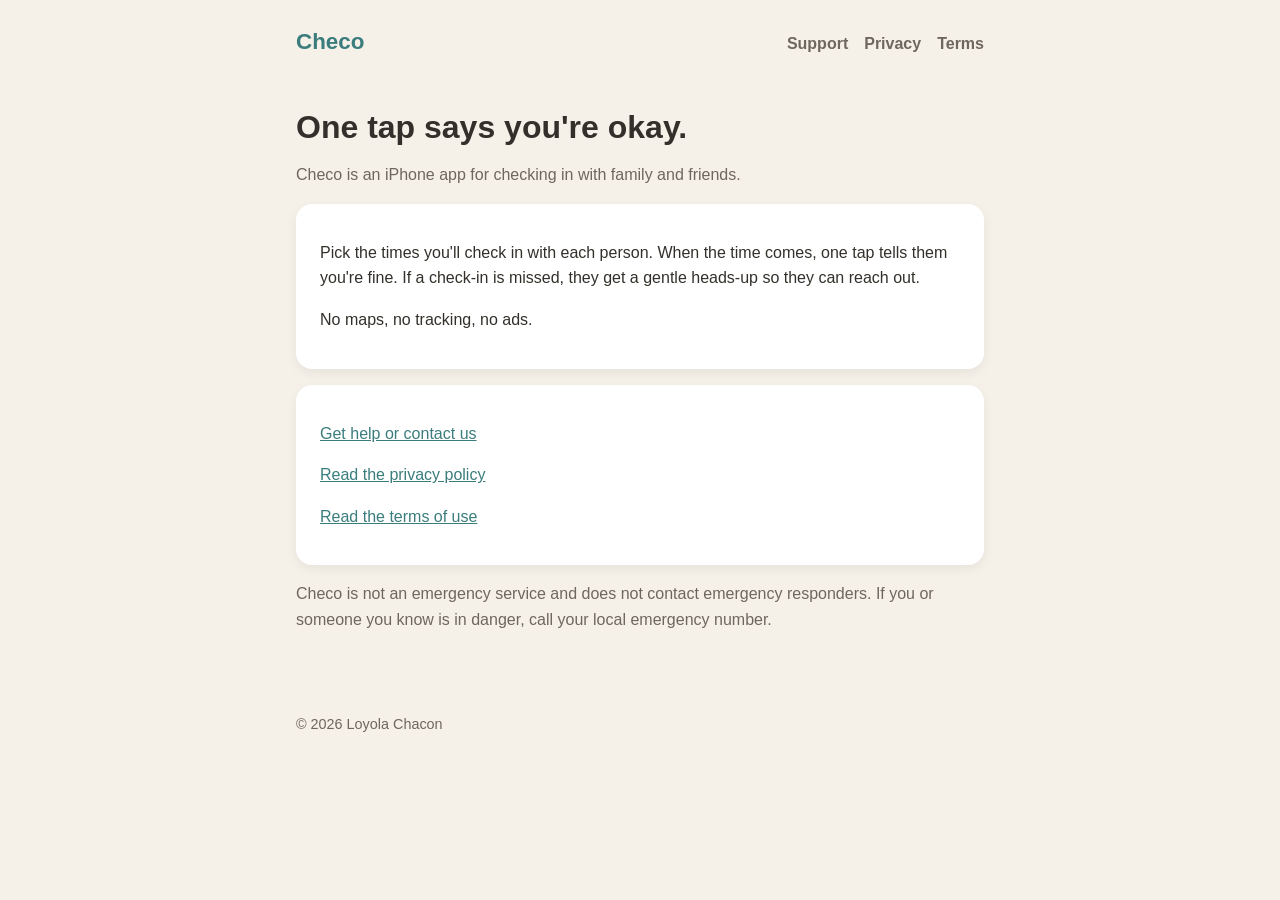
<file: index.html>
<!doctype html>
<html lang="en">
<head>
<meta charset="utf-8">
<meta name="viewport" content="width=device-width, initial-scale=1">
<title>Checo</title>
<meta name="description" content="Checo: one tap tells the people who care about you that you're okay.">
<link rel="stylesheet" href="style.css">
</head>
<body>
<header class="site"><a class="brand" href="./">Checo</a><nav><a href="support.html">Support</a><a href="privacy.html">Privacy</a><a href="terms.html">Terms</a></nav></header>
<main>
<h1>One tap says you're okay.</h1>
<p class="muted">Checo is an iPhone app for checking in with family and friends.</p>
<div class="card">
<p>Pick the times you'll check in with each person. When the time comes, one tap tells them you're fine. If a check-in is missed, they get a gentle heads-up so they can reach out.</p>
<p>No maps, no tracking, no ads.</p>
</div>
<div class="card">
<p><a href="support.html">Get help or contact us</a></p>
<p><a href="privacy.html">Read the privacy policy</a></p>
<p><a href="terms.html">Read the terms of use</a></p>
</div>
<p class="muted">Checo is not an emergency service and does not contact emergency responders. If you or someone you know is in danger, call your local emergency number.</p>
</main>
<footer>&copy; 2026 Loyola Chacon</footer>
</body>
</html>
</file>
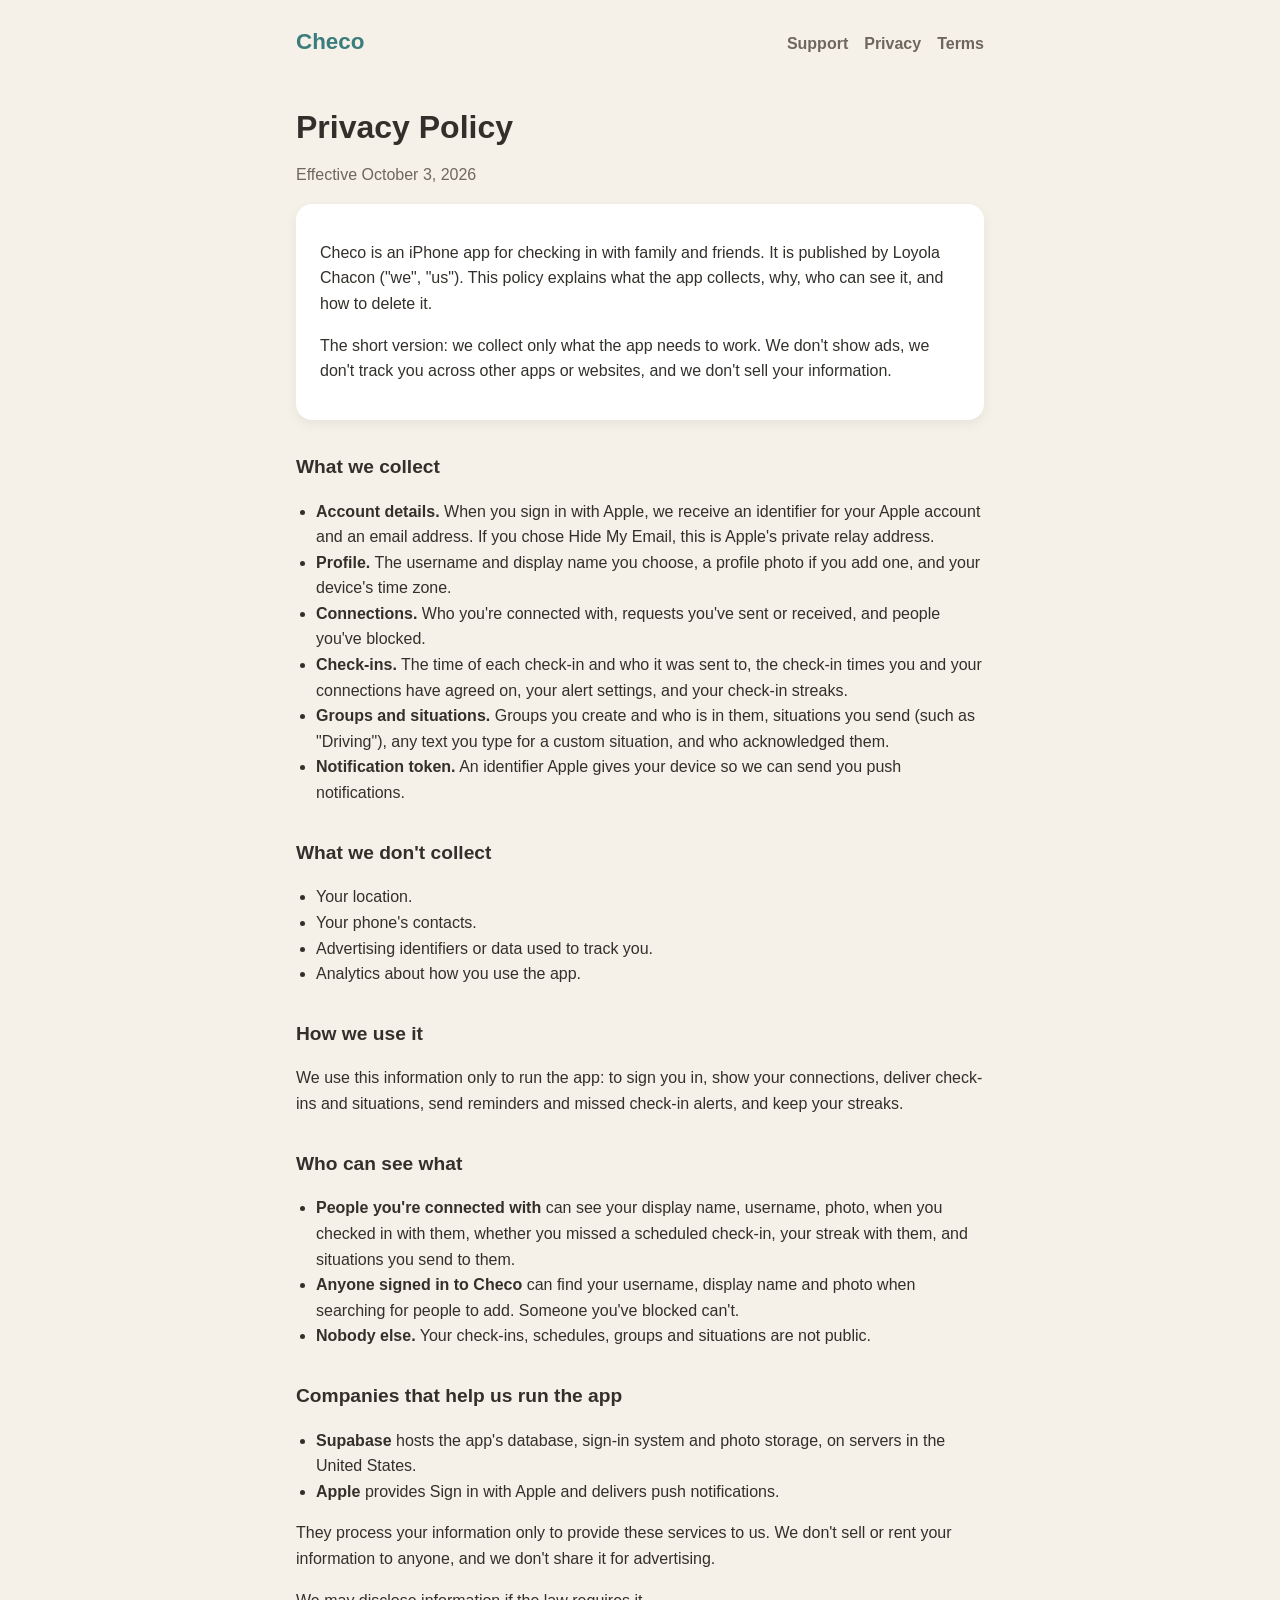
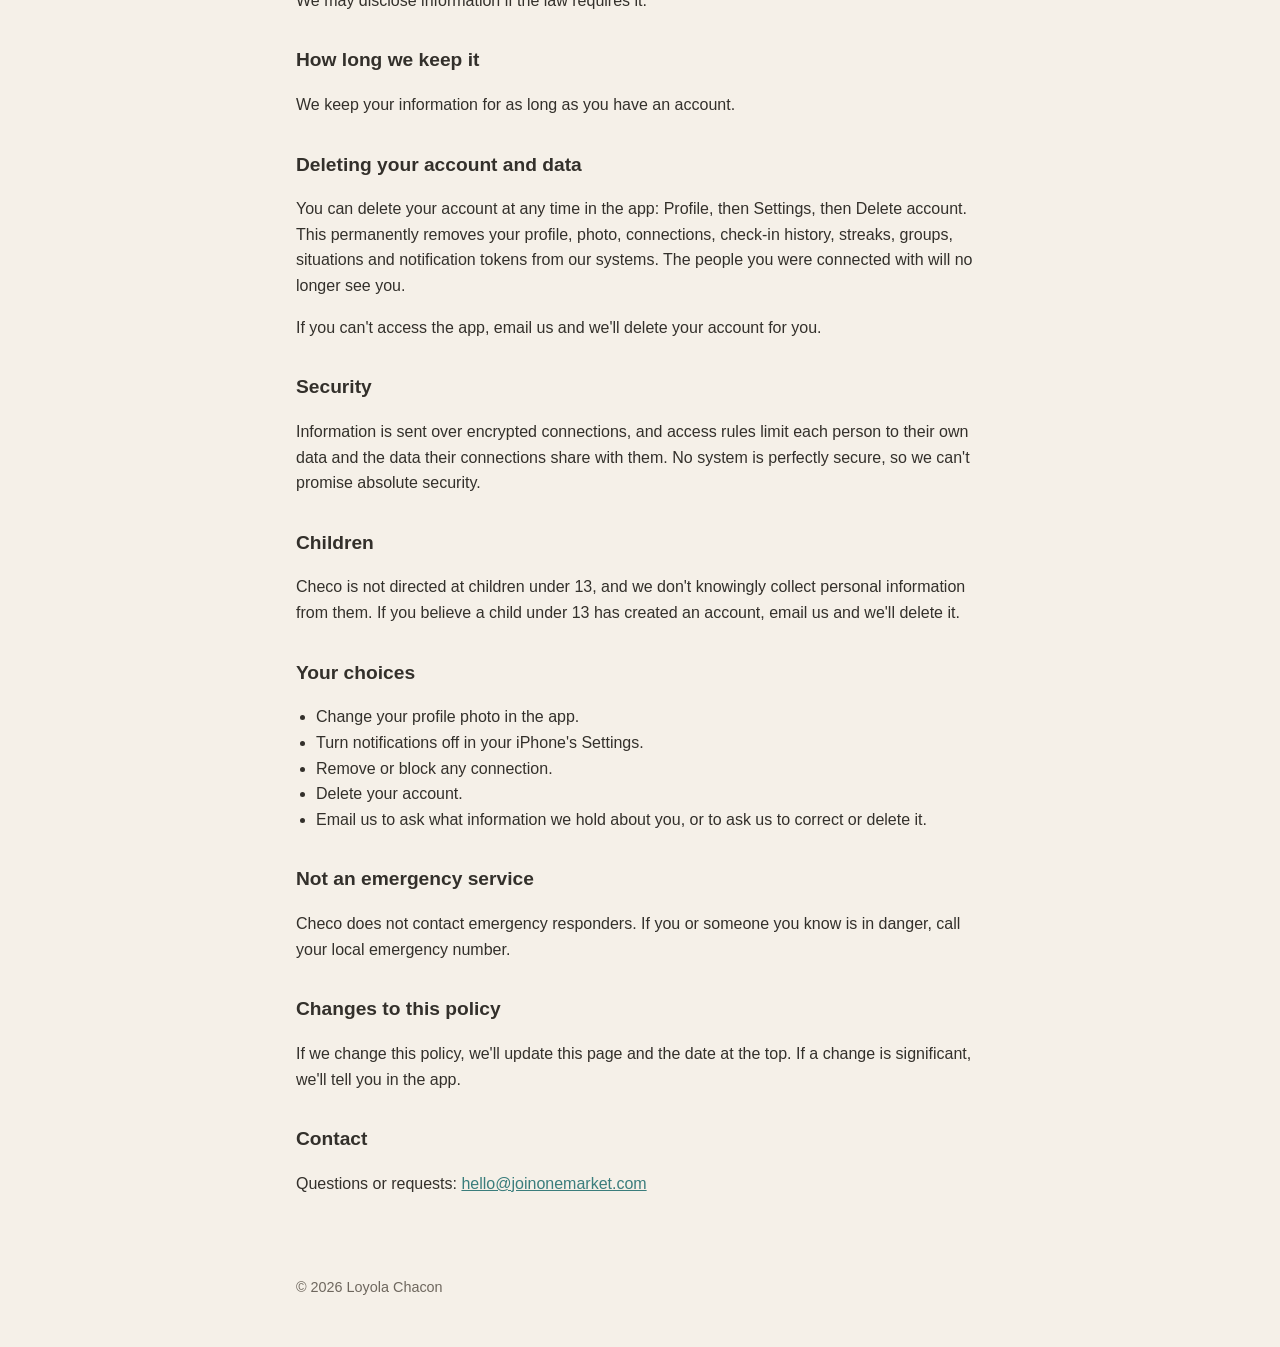
<file: privacy.html>
<!doctype html>
<html lang="en">
<head>
<meta charset="utf-8">
<meta name="viewport" content="width=device-width, initial-scale=1">
<title>Checo Privacy Policy</title>
<meta name="description" content="What the Checo app collects, why, and how to delete it.">
<link rel="stylesheet" href="style.css">
</head>
<body>
<header class="site"><a class="brand" href="./">Checo</a><nav><a href="support.html">Support</a><a href="privacy.html">Privacy</a><a href="terms.html">Terms</a></nav></header>
<main>
<h1>Privacy Policy</h1>
<p class="muted">Effective October 3, 2026</p>

<div class="card">
<p>Checo is an iPhone app for checking in with family and friends. It is published by Loyola Chacon ("we", "us"). This policy explains what the app collects, why, who can see it, and how to delete it.</p>
<p>The short version: we collect only what the app needs to work. We don't show ads, we don't track you across other apps or websites, and we don't sell your information.</p>
</div>

<h2>What we collect</h2>
<ul>
<li><strong>Account details.</strong> When you sign in with Apple, we receive an identifier for your Apple account and an email address. If you chose Hide My Email, this is Apple's private relay address.</li>
<li><strong>Profile.</strong> The username and display name you choose, a profile photo if you add one, and your device's time zone.</li>
<li><strong>Connections.</strong> Who you're connected with, requests you've sent or received, and people you've blocked.</li>
<li><strong>Check-ins.</strong> The time of each check-in and who it was sent to, the check-in times you and your connections have agreed on, your alert settings, and your check-in streaks.</li>
<li><strong>Groups and situations.</strong> Groups you create and who is in them, situations you send (such as "Driving"), any text you type for a custom situation, and who acknowledged them.</li>
<li><strong>Notification token.</strong> An identifier Apple gives your device so we can send you push notifications.</li>
</ul>

<h2>What we don't collect</h2>
<ul>
<li>Your location.</li>
<li>Your phone's contacts.</li>
<li>Advertising identifiers or data used to track you.</li>
<li>Analytics about how you use the app.</li>
</ul>

<h2>How we use it</h2>
<p>We use this information only to run the app: to sign you in, show your connections, deliver check-ins and situations, send reminders and missed check-in alerts, and keep your streaks.</p>

<h2>Who can see what</h2>
<ul>
<li><strong>People you're connected with</strong> can see your display name, username, photo, when you checked in with them, whether you missed a scheduled check-in, your streak with them, and situations you send to them.</li>
<li><strong>Anyone signed in to Checo</strong> can find your username, display name and photo when searching for people to add. Someone you've blocked can't.</li>
<li><strong>Nobody else.</strong> Your check-ins, schedules, groups and situations are not public.</li>
</ul>

<h2>Companies that help us run the app</h2>
<ul>
<li><strong>Supabase</strong> hosts the app's database, sign-in system and photo storage, on servers in the United States.</li>
<li><strong>Apple</strong> provides Sign in with Apple and delivers push notifications.</li>
</ul>
<p>They process your information only to provide these services to us. We don't sell or rent your information to anyone, and we don't share it for advertising.</p>
<p>We may disclose information if the law requires it.</p>

<h2>How long we keep it</h2>
<p>We keep your information for as long as you have an account.</p>

<h2>Deleting your account and data</h2>
<p>You can delete your account at any time in the app: Profile, then Settings, then Delete account. This permanently removes your profile, photo, connections, check-in history, streaks, groups, situations and notification tokens from our systems. The people you were connected with will no longer see you.</p>
<p>If you can't access the app, email us and we'll delete your account for you.</p>

<h2>Security</h2>
<p>Information is sent over encrypted connections, and access rules limit each person to their own data and the data their connections share with them. No system is perfectly secure, so we can't promise absolute security.</p>

<h2>Children</h2>
<p>Checo is not directed at children under 13, and we don't knowingly collect personal information from them. If you believe a child under 13 has created an account, email us and we'll delete it.</p>

<h2>Your choices</h2>
<ul>
<li>Change your profile photo in the app.</li>
<li>Turn notifications off in your iPhone's Settings.</li>
<li>Remove or block any connection.</li>
<li>Delete your account.</li>
<li>Email us to ask what information we hold about you, or to ask us to correct or delete it.</li>
</ul>

<h2>Not an emergency service</h2>
<p>Checo does not contact emergency responders. If you or someone you know is in danger, call your local emergency number.</p>

<h2>Changes to this policy</h2>
<p>If we change this policy, we'll update this page and the date at the top. If a change is significant, we'll tell you in the app.</p>

<h2>Contact</h2>
<p>Questions or requests: <a href="mailto:hello@joinonemarket.com?subject=Checo%20privacy">hello@joinonemarket.com</a></p>
</main>
<footer>&copy; 2026 Loyola Chacon</footer>
</body>
</html>
</file>
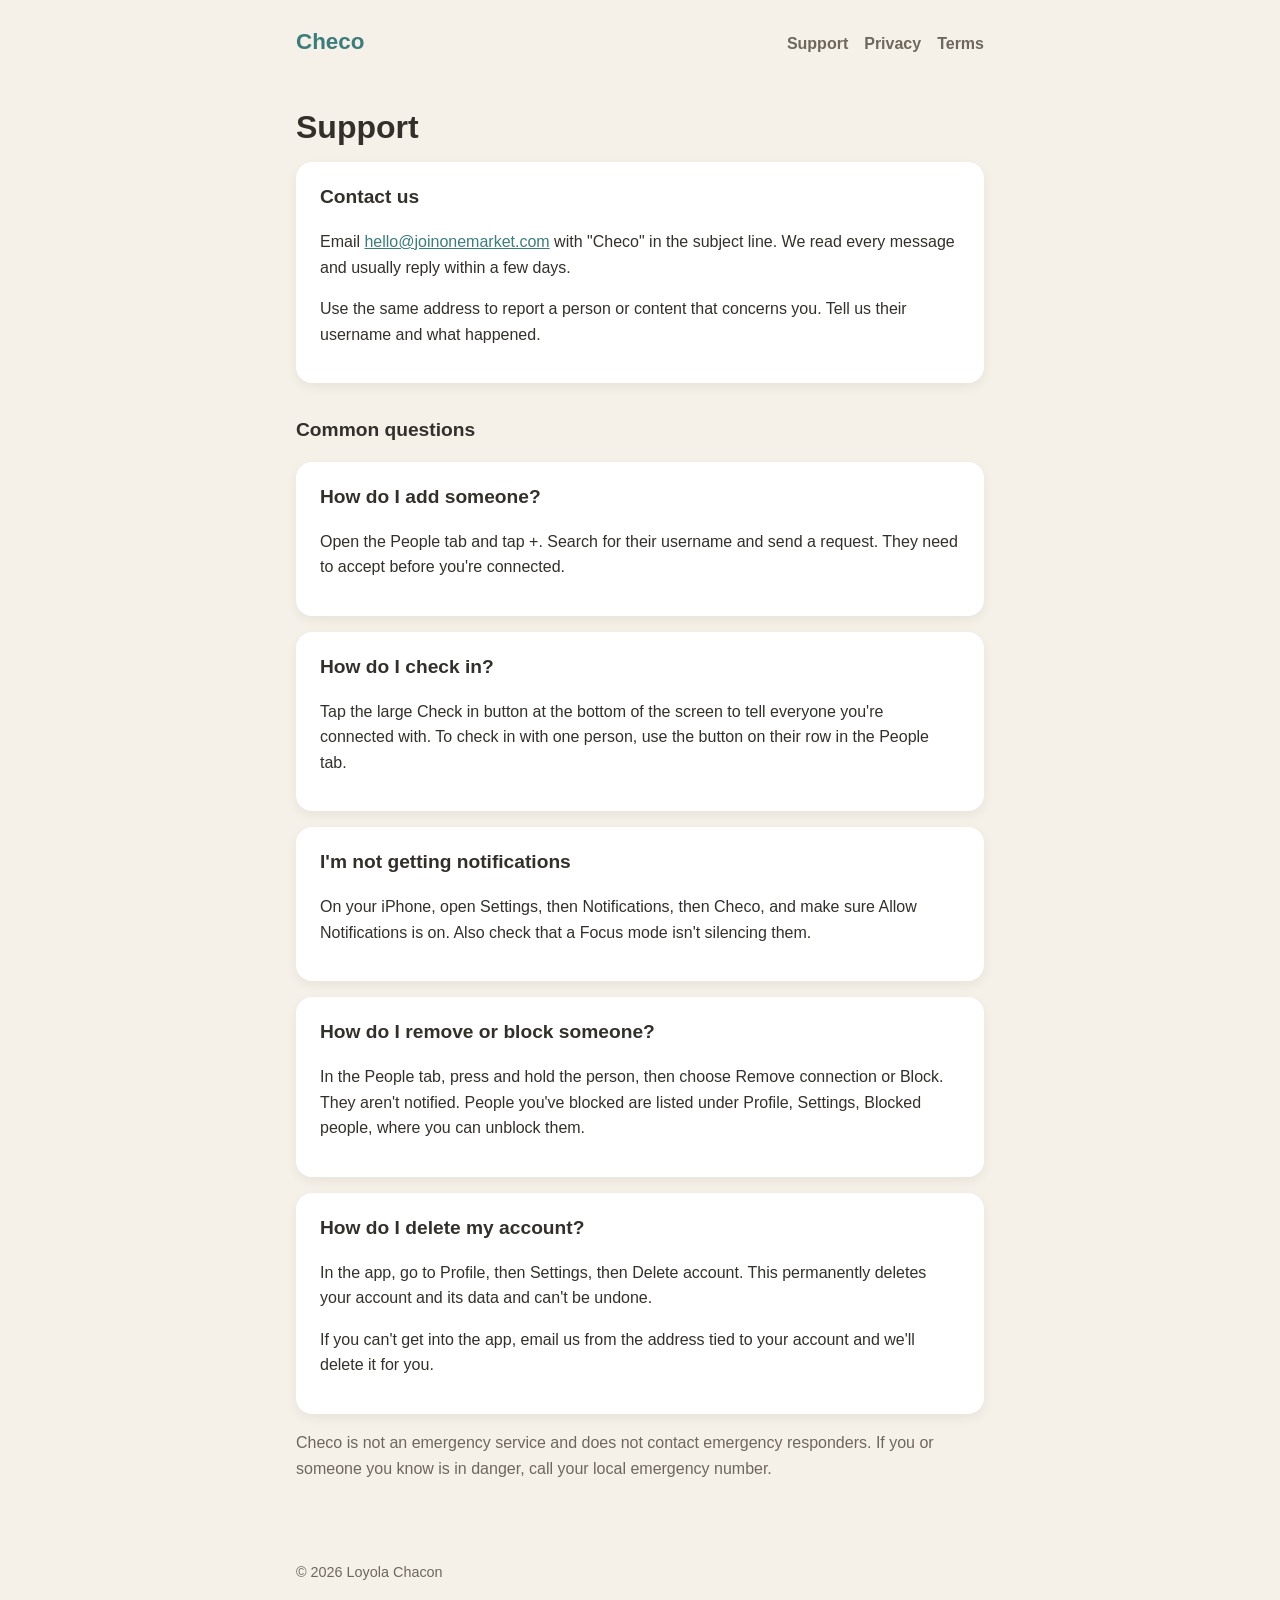
<file: support.html>
<!doctype html>
<html lang="en">
<head>
<meta charset="utf-8">
<meta name="viewport" content="width=device-width, initial-scale=1">
<title>Checo Support</title>
<meta name="description" content="Help and contact information for the Checo app.">
<link rel="stylesheet" href="style.css">
</head>
<body>
<header class="site"><a class="brand" href="./">Checo</a><nav><a href="support.html">Support</a><a href="privacy.html">Privacy</a><a href="terms.html">Terms</a></nav></header>
<main>
<h1>Support</h1>
<div class="card">
<h2>Contact us</h2>
<p>Email <a href="mailto:hello@joinonemarket.com?subject=Checo%20support">hello@joinonemarket.com</a> with "Checo" in the subject line. We read every message and usually reply within a few days.</p>
<p>Use the same address to report a person or content that concerns you. Tell us their username and what happened.</p>
</div>

<h2>Common questions</h2>

<div class="card">
<h2>How do I add someone?</h2>
<p>Open the People tab and tap +. Search for their username and send a request. They need to accept before you're connected.</p>
</div>

<div class="card">
<h2>How do I check in?</h2>
<p>Tap the large Check in button at the bottom of the screen to tell everyone you're connected with. To check in with one person, use the button on their row in the People tab.</p>
</div>

<div class="card">
<h2>I'm not getting notifications</h2>
<p>On your iPhone, open Settings, then Notifications, then Checo, and make sure Allow Notifications is on. Also check that a Focus mode isn't silencing them.</p>
</div>

<div class="card">
<h2>How do I remove or block someone?</h2>
<p>In the People tab, press and hold the person, then choose Remove connection or Block. They aren't notified. People you've blocked are listed under Profile, Settings, Blocked people, where you can unblock them.</p>
</div>

<div class="card">
<h2>How do I delete my account?</h2>
<p>In the app, go to Profile, then Settings, then Delete account. This permanently deletes your account and its data and can't be undone.</p>
<p>If you can't get into the app, email us from the address tied to your account and we'll delete it for you.</p>
</div>

<p class="muted">Checo is not an emergency service and does not contact emergency responders. If you or someone you know is in danger, call your local emergency number.</p>
</main>
<footer>&copy; 2026 Loyola Chacon</footer>
</body>
</html>
</file>
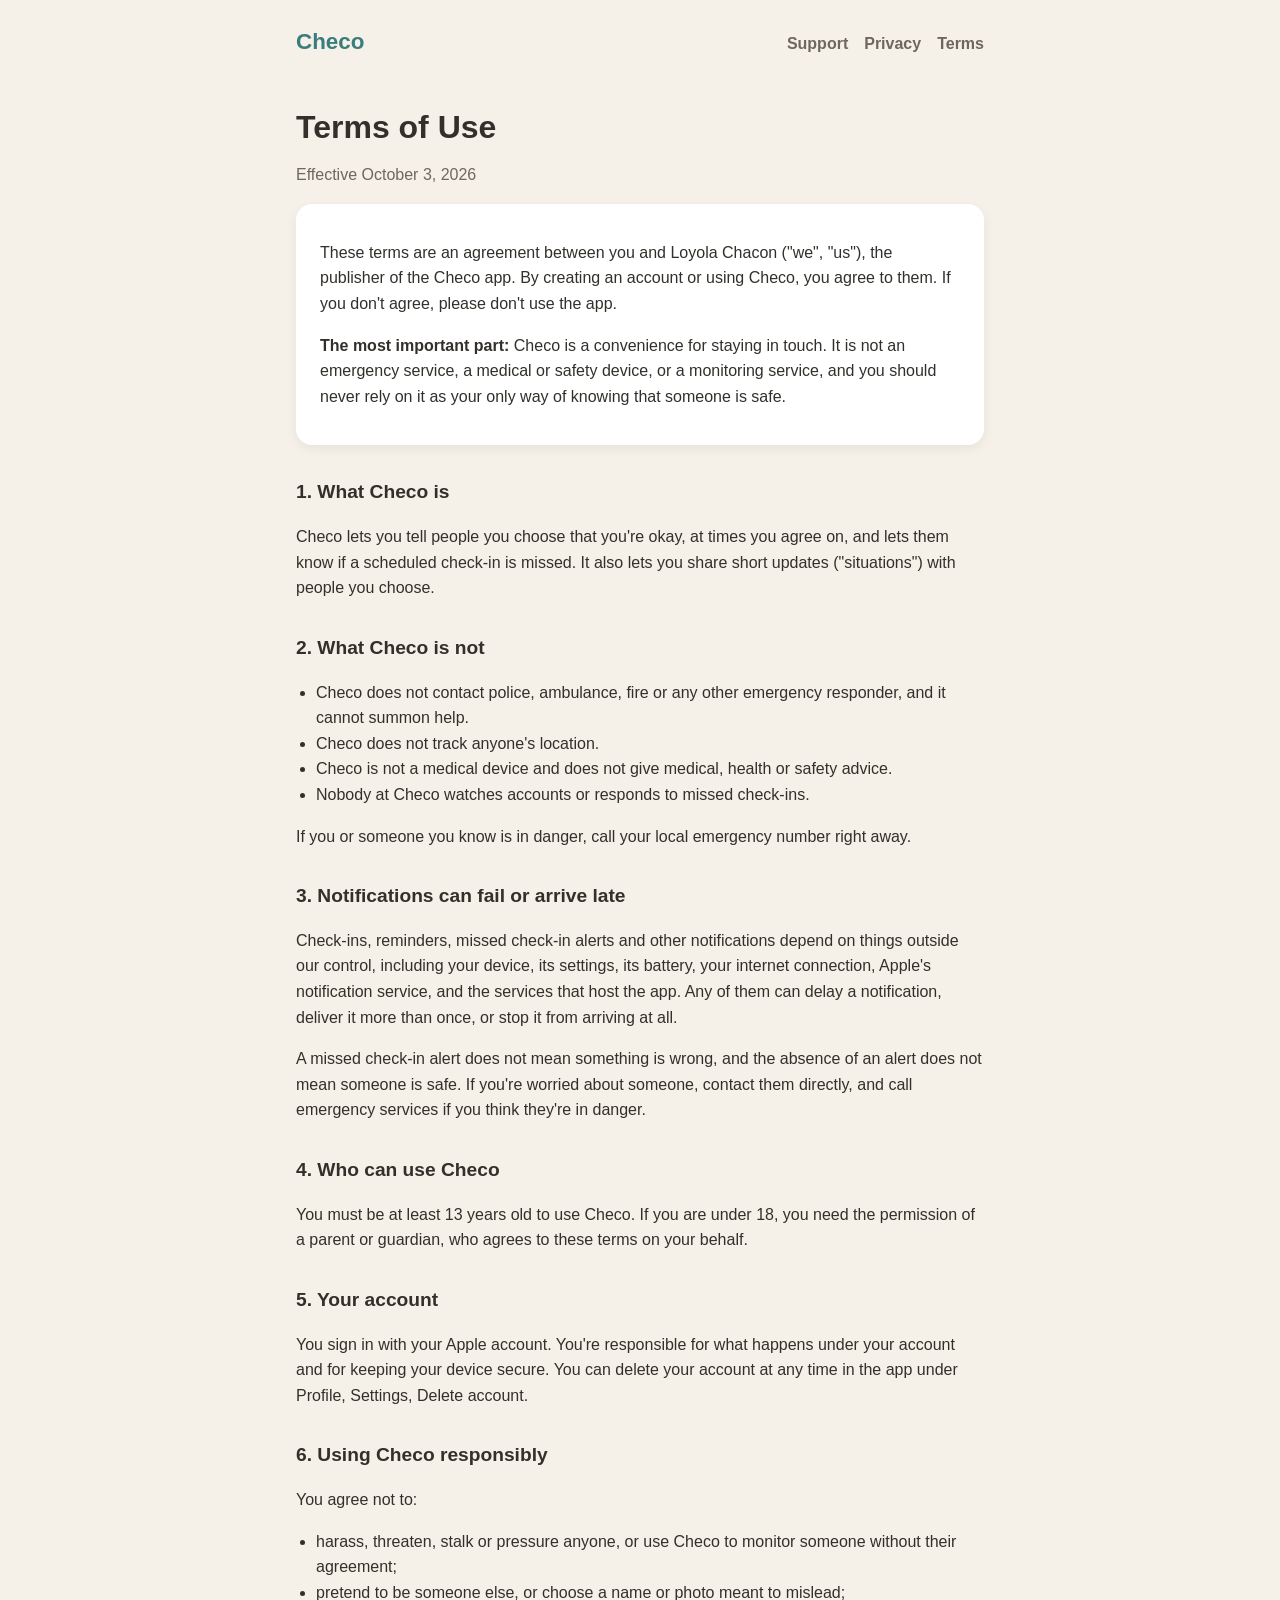
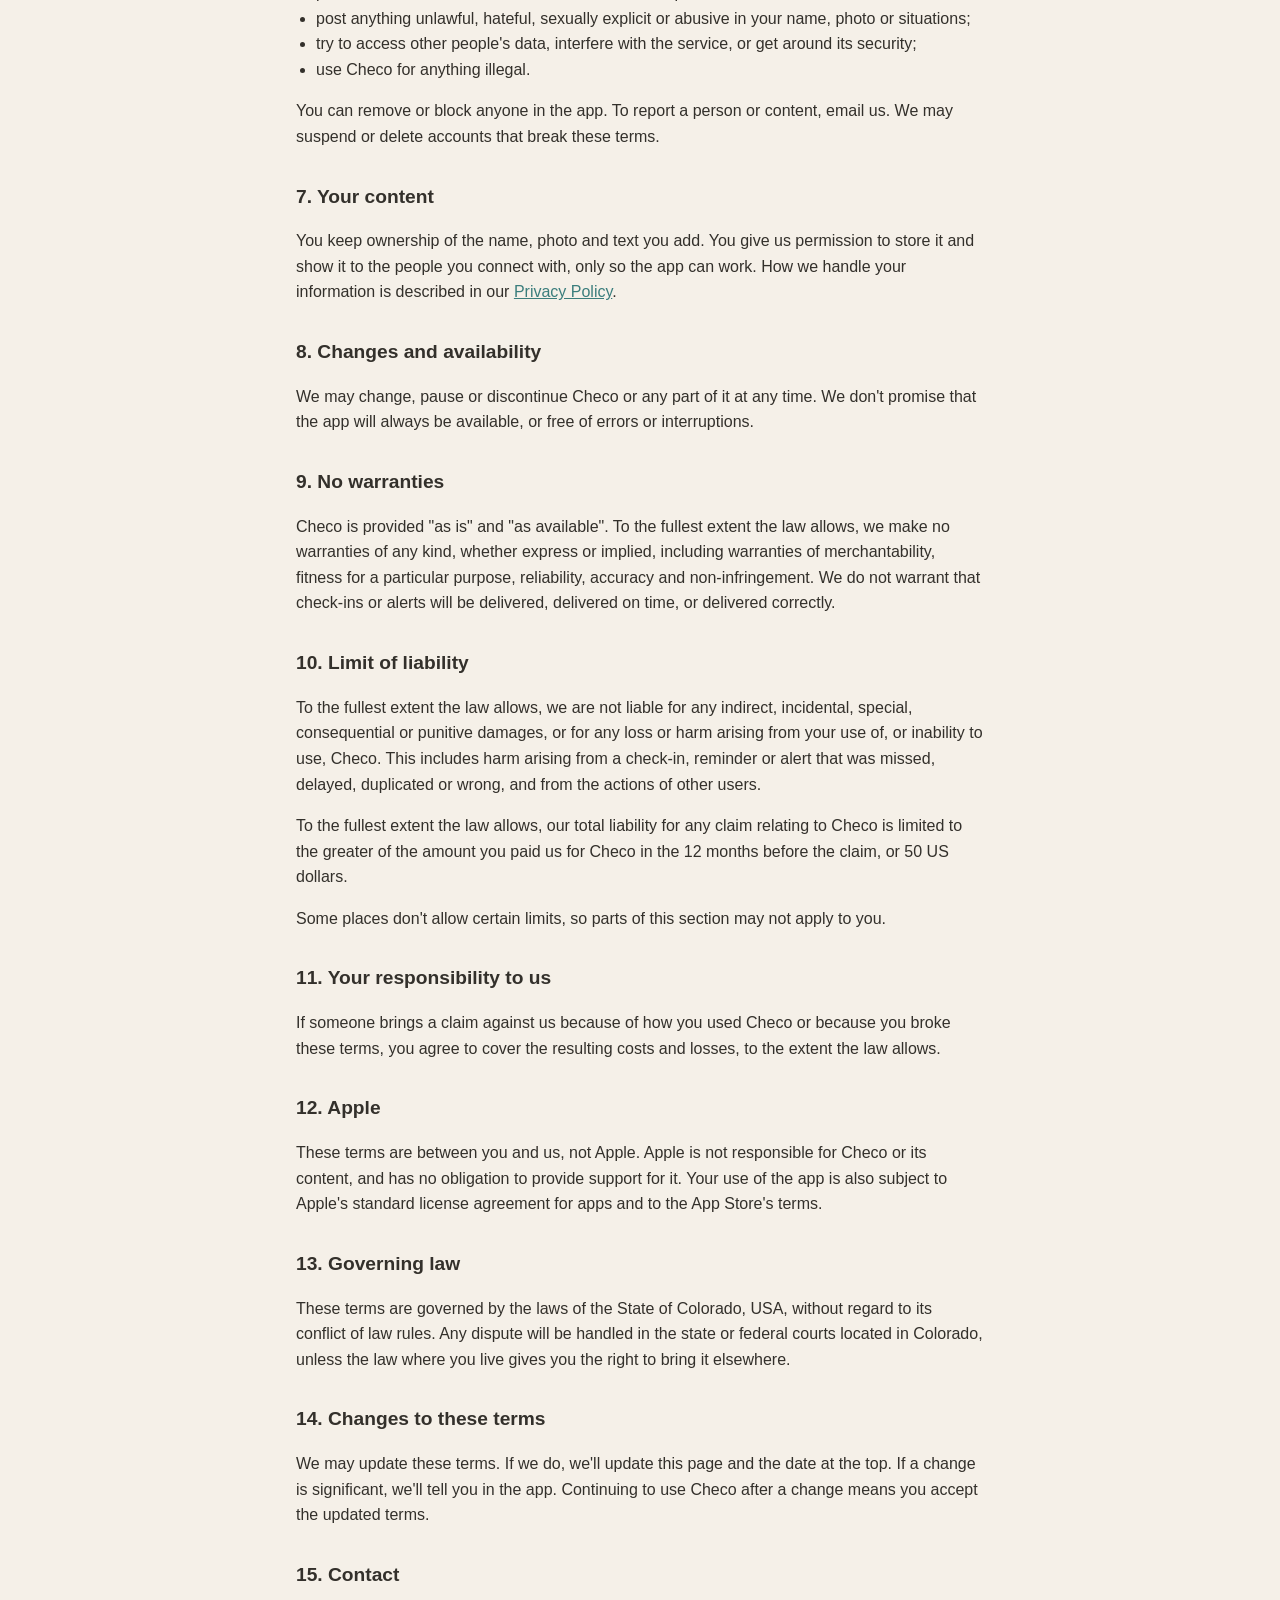
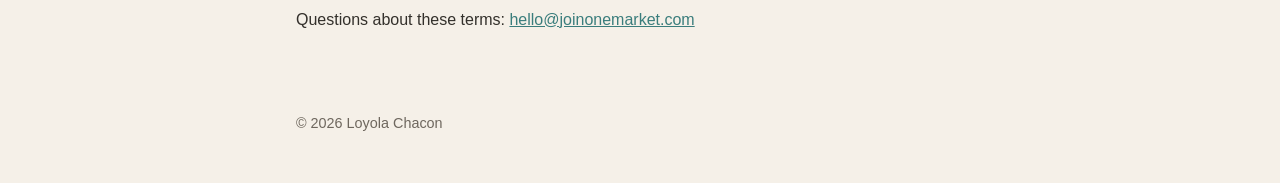
<file: terms.html>
<!doctype html>
<html lang="en">
<head>
<meta charset="utf-8">
<meta name="viewport" content="width=device-width, initial-scale=1">
<title>Checo Terms of Use</title>
<meta name="description" content="The terms for using the Checo app.">
<link rel="stylesheet" href="style.css">
</head>
<body>
<header class="site"><a class="brand" href="./">Checo</a><nav><a href="support.html">Support</a><a href="privacy.html">Privacy</a><a href="terms.html">Terms</a></nav></header>
<main>
<h1>Terms of Use</h1>
<p class="muted">Effective October 3, 2026</p>

<div class="card">
<p>These terms are an agreement between you and Loyola Chacon ("we", "us"), the publisher of the Checo app. By creating an account or using Checo, you agree to them. If you don't agree, please don't use the app.</p>
<p><strong>The most important part:</strong> Checo is a convenience for staying in touch. It is not an emergency service, a medical or safety device, or a monitoring service, and you should never rely on it as your only way of knowing that someone is safe.</p>
</div>

<h2>1. What Checo is</h2>
<p>Checo lets you tell people you choose that you're okay, at times you agree on, and lets them know if a scheduled check-in is missed. It also lets you share short updates ("situations") with people you choose.</p>

<h2>2. What Checo is not</h2>
<ul>
<li>Checo does not contact police, ambulance, fire or any other emergency responder, and it cannot summon help.</li>
<li>Checo does not track anyone's location.</li>
<li>Checo is not a medical device and does not give medical, health or safety advice.</li>
<li>Nobody at Checo watches accounts or responds to missed check-ins.</li>
</ul>
<p>If you or someone you know is in danger, call your local emergency number right away.</p>

<h2>3. Notifications can fail or arrive late</h2>
<p>Check-ins, reminders, missed check-in alerts and other notifications depend on things outside our control, including your device, its settings, its battery, your internet connection, Apple's notification service, and the services that host the app. Any of them can delay a notification, deliver it more than once, or stop it from arriving at all.</p>
<p>A missed check-in alert does not mean something is wrong, and the absence of an alert does not mean someone is safe. If you're worried about someone, contact them directly, and call emergency services if you think they're in danger.</p>

<h2>4. Who can use Checo</h2>
<p>You must be at least 13 years old to use Checo. If you are under 18, you need the permission of a parent or guardian, who agrees to these terms on your behalf.</p>

<h2>5. Your account</h2>
<p>You sign in with your Apple account. You're responsible for what happens under your account and for keeping your device secure. You can delete your account at any time in the app under Profile, Settings, Delete account.</p>

<h2>6. Using Checo responsibly</h2>
<p>You agree not to:</p>
<ul>
<li>harass, threaten, stalk or pressure anyone, or use Checo to monitor someone without their agreement;</li>
<li>pretend to be someone else, or choose a name or photo meant to mislead;</li>
<li>post anything unlawful, hateful, sexually explicit or abusive in your name, photo or situations;</li>
<li>try to access other people's data, interfere with the service, or get around its security;</li>
<li>use Checo for anything illegal.</li>
</ul>
<p>You can remove or block anyone in the app. To report a person or content, email us. We may suspend or delete accounts that break these terms.</p>

<h2>7. Your content</h2>
<p>You keep ownership of the name, photo and text you add. You give us permission to store it and show it to the people you connect with, only so the app can work. How we handle your information is described in our <a href="privacy.html">Privacy Policy</a>.</p>

<h2>8. Changes and availability</h2>
<p>We may change, pause or discontinue Checo or any part of it at any time. We don't promise that the app will always be available, or free of errors or interruptions.</p>

<h2>9. No warranties</h2>
<p>Checo is provided "as is" and "as available". To the fullest extent the law allows, we make no warranties of any kind, whether express or implied, including warranties of merchantability, fitness for a particular purpose, reliability, accuracy and non-infringement. We do not warrant that check-ins or alerts will be delivered, delivered on time, or delivered correctly.</p>

<h2>10. Limit of liability</h2>
<p>To the fullest extent the law allows, we are not liable for any indirect, incidental, special, consequential or punitive damages, or for any loss or harm arising from your use of, or inability to use, Checo. This includes harm arising from a check-in, reminder or alert that was missed, delayed, duplicated or wrong, and from the actions of other users.</p>
<p>To the fullest extent the law allows, our total liability for any claim relating to Checo is limited to the greater of the amount you paid us for Checo in the 12 months before the claim, or 50 US dollars.</p>
<p>Some places don't allow certain limits, so parts of this section may not apply to you.</p>

<h2>11. Your responsibility to us</h2>
<p>If someone brings a claim against us because of how you used Checo or because you broke these terms, you agree to cover the resulting costs and losses, to the extent the law allows.</p>

<h2>12. Apple</h2>
<p>These terms are between you and us, not Apple. Apple is not responsible for Checo or its content, and has no obligation to provide support for it. Your use of the app is also subject to Apple's standard license agreement for apps and to the App Store's terms.</p>

<h2>13. Governing law</h2>
<p>These terms are governed by the laws of the State of Colorado, USA, without regard to its conflict of law rules. Any dispute will be handled in the state or federal courts located in Colorado, unless the law where you live gives you the right to bring it elsewhere.</p>

<h2>14. Changes to these terms</h2>
<p>We may update these terms. If we do, we'll update this page and the date at the top. If a change is significant, we'll tell you in the app. Continuing to use Checo after a change means you accept the updated terms.</p>

<h2>15. Contact</h2>
<p>Questions about these terms: <a href="mailto:hello@joinonemarket.com?subject=Checo%20terms">hello@joinonemarket.com</a></p>
</main>
<footer>&copy; 2026 Loyola Chacon</footer>
</body>
</html>
</file>
<file: style.css>
:root{--bg:#F5F0E8;--surface:#FFFFFF;--text:#33302B;--muted:#6E675E;--teal:#3A7D7C}
*{box-sizing:border-box}
body{margin:0;background:var(--bg);color:var(--text);font-family:ui-rounded,-apple-system,BlinkMacSystemFont,"Segoe UI",Roboto,Helvetica,Arial,sans-serif;line-height:1.6;-webkit-text-size-adjust:100%}
main{max-width:720px;margin:0 auto;padding:32px 16px 64px}
header.site{max-width:720px;margin:0 auto;padding:24px 16px 0;display:flex;justify-content:space-between;align-items:baseline;gap:16px;flex-wrap:wrap}
header.site a.brand{font-weight:800;font-size:1.4rem;color:var(--teal);text-decoration:none}
header.site nav a{color:var(--muted);text-decoration:none;margin-left:16px;font-weight:600}
header.site nav a:first-child{margin-left:0}
h1{font-size:2rem;line-height:1.2;margin:16px 0 8px}
h2{font-size:1.2rem;margin:32px 0 8px}
.card h2{margin-top:0}
.card{background:var(--surface);border-radius:16px;padding:20px 24px;margin:16px 0;box-shadow:0 4px 12px rgba(0,0,0,.06)}
.muted{color:var(--muted)}
a{color:var(--teal)}
ul{padding-left:20px}
footer{max-width:720px;margin:0 auto;padding:0 16px 48px;color:var(--muted);font-size:.9rem}
</file>
